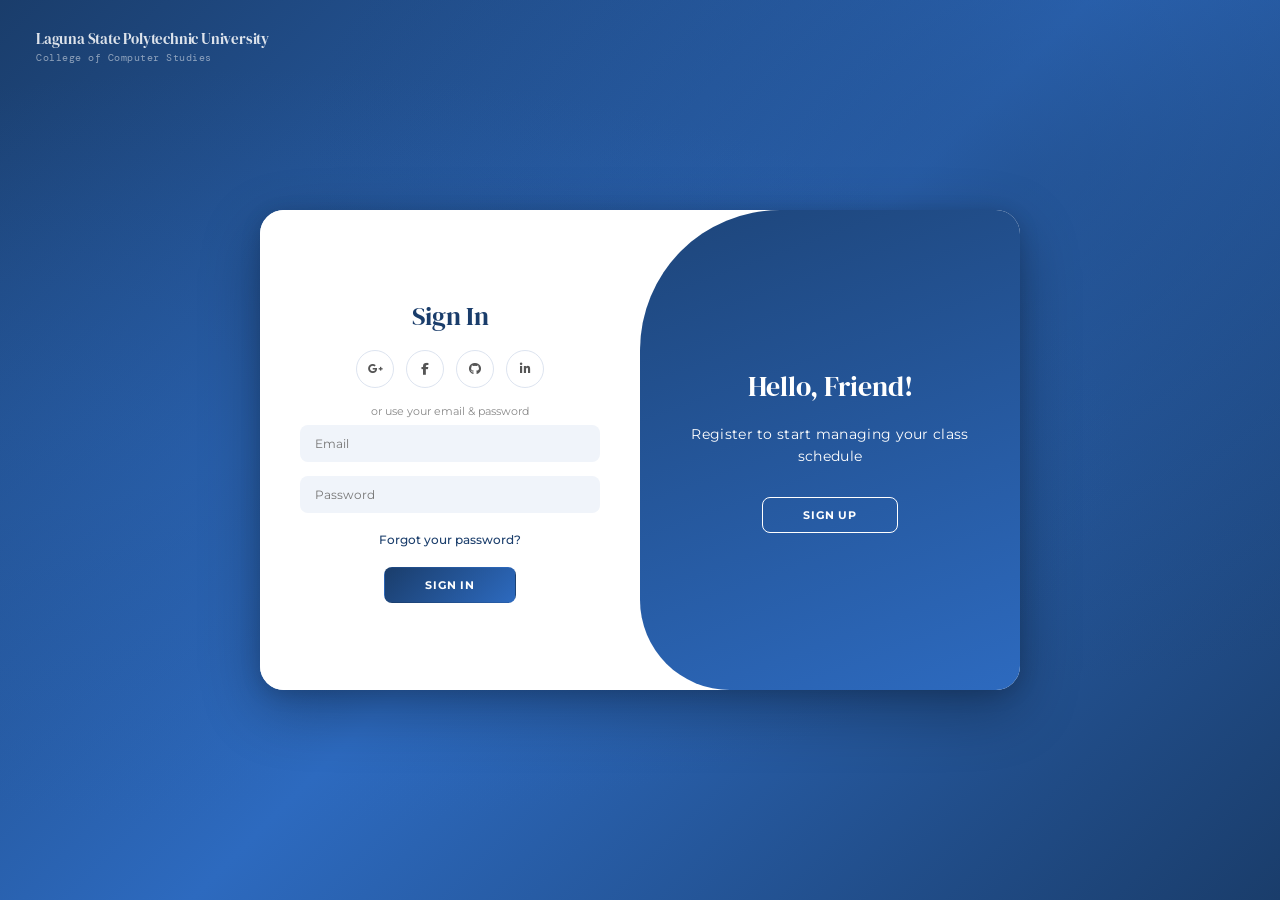
<file: lspu/index.html>
<!DOCTYPE html>
<html lang="en">
<head>
<meta charset="UTF-8"/>
<meta name="viewport" content="width=device-width,initial-scale=1.0"/>
<title>LSPU — Sign In</title>
<link href="https://fonts.googleapis.com/css2?family=Montserrat:wght@300;400;500;600;700&family=DM+Serif+Display:ital@0;1&family=DM+Mono:wght@400;500&family=Figtree:wght@300;400;500;600&display=swap" rel="stylesheet"/>
<link rel="stylesheet" href="https://cdnjs.cloudflare.com/ajax/libs/font-awesome/6.4.2/css/all.min.css"/>
<link rel="stylesheet" href="style.css"/>
</head>
<body class="login-body">

<div id="login-page">
  <div class="login-brand">
    Laguna State Polytechnic University
    <span>College of Computer Studies</span>
  </div>

  <!-- ── STEP 1: Sign In / Sign Up ── -->
  <div class="login-container" id="loginContainer">

    <!-- Sign Up Form -->
    <div class="login-form-container login-sign-up">
      <form onsubmit="return false;">
        <h1>Create Account</h1>
        <div class="login-social-icons">
          <a href="#" title="Google (coming soon)"><i class="fa-brands fa-google-plus-g"></i></a>
          <a href="#" title="Facebook (coming soon)"><i class="fa-brands fa-facebook-f"></i></a>
          <a href="#" title="GitHub (coming soon)"><i class="fa-brands fa-github"></i></a>
          <a href="#" title="LinkedIn (coming soon)"><i class="fa-brands fa-linkedin-in"></i></a>
        </div>
        <span>or use your email for registration</span>
        <input type="text"     id="reg-name"     placeholder="Full Name"/>
        <input type="email"    id="reg-email"    placeholder="Email"/>
        <input type="password" id="reg-password" placeholder="Password (min. 6 chars)"/>
        <div class="login-error" id="reg-error"></div>
        <button onclick="doRegister()">Sign Up</button>
      </form>
    </div>

    <!-- Sign In Form -->
    <div class="login-form-container login-sign-in">
      <form onsubmit="return false;">
        <h1>Sign In</h1>
        <div class="login-social-icons">
          <a href="#" title="Google (coming soon)"><i class="fa-brands fa-google-plus-g"></i></a>
          <a href="#" title="Facebook (coming soon)"><i class="fa-brands fa-facebook-f"></i></a>
          <a href="#" title="GitHub (coming soon)"><i class="fa-brands fa-github"></i></a>
          <a href="#" title="LinkedIn (coming soon)"><i class="fa-brands fa-linkedin-in"></i></a>
        </div>
        <span>or use your email &amp; password</span>
        <input type="email"    id="login-email"    placeholder="Email"/>
        <input type="password" id="login-password" placeholder="Password"/>
        <a href="#">Forgot your password?</a>
        <div class="login-error" id="login-error"></div>
        <button onclick="doLogin()">Sign In</button>
      </form>
    </div>

    <!-- Toggle Panel -->
    <div class="login-toggle-container">
      <div class="login-toggle">
        <div class="login-toggle-panel login-toggle-left">
          <h1>Welcome Back!</h1>
          <p style="color:rgb(255, 255, 255);">Enter your credentials to access your schedule</p>
          <button class="hidden" id="loginBtn">Sign In</button>
        </div>
        <div class="login-toggle-panel login-toggle-right">
          <h1>Hello, Friend!</h1>
          <p style="color:rgb(255, 255, 255);">Register to start managing your class schedule</p>
          <button class="hidden" id="registerBtn">Sign Up</button>
        </div>
      </div>
    </div>
  </div>

  <!-- ── STEP 2: Choose Section ── -->
  <div class="section-picker-overlay" id="sectionPickerOverlay">
    <div class="section-picker-card">
      <div class="sp-card-header">
        <div class="sp-card-icon">🎓</div>
        <h2 class="sp-card-title">Choose Your Section</h2>
        <p class="sp-card-sub" id="sp-greeting">Welcome! Select the section you are currently enrolled in.</p>
      </div>

      <div class="sp-year-tabs" id="spYearTabs">
        <button class="sp-year-btn active" onclick="setYear(2)" id="yr-2">2nd Year</button>
      </div>

      <div class="sp-section-grid" id="spSectionGrid">
        <!-- filled by JS -->
      </div>

      <div class="sp-card-footer">
        <p class="sp-note">You can change your section later from the app settings.</p>
      </div>
    </div>
  </div>

</div><!-- end #login-page -->

<script src="script.js"></script>
<script>
  // Init toggle buttons
  const loginContainer = document.getElementById('loginContainer');
  document.getElementById('registerBtn').addEventListener('click', () => loginContainer.classList.add('active'));
  document.getElementById('loginBtn').addEventListener('click',    () => loginContainer.classList.remove('active'));

  // Only redirect if full session (user + section). Clear incomplete sessions so login always shows.
  (function() {
    const s = getSession();
    if (s && s.section) {
      window.location.href = 'schedule.html';
    } else if (s && !s.section) {
      saveSession(null);
    }
  })();
</script>
</body>
</html>
</file>
<file: lspu/style.css>
/* ═══════════════════════════════════════════
   style.css — LSPU Schedule Manager
   Covers: login page, section picker, app
═══════════════════════════════════════════ */

/* ── Reset & Base ── */
*, *::before, *::after { box-sizing: border-box; margin: 0; padding: 0; }

:root {
  --bg:          #f3f1ec;
  --surface:     #fff;
  --surface2:    #ede9e0;
  --surface3:    #f8f7f3;
  --border:      #ddd8cc;
  --border2:     #c8c2b4;
  --text:        #1a1714;
  --text2:       #635e57;
  --text3:       #9b958c;
  --accent:      #1a3d6b;
  --accent-light:#e8eef6;
  --accent-mid:  #2d6abf;
  --green:       #1e5c38;
  --green-light: #e6f2eb;
  --green-mid:   #2e8b57;
  --danger:      #b52b27;
  --danger-light:#fdf0ef;
  --danger-mid:  #d94040;
  --warn:        #92600a;
  --warn-light:  #fef5e4;
  --gold:        #c9973a;
  --gold-light:  #fdf3e3;
  --purple:      #5b3fa0;
  --purple-light:#f0ecfa;
  --radius:      8px;
  --radius-lg:   14px;
  --shadow:      0 1px 4px rgba(0,0,0,.07), 0 4px 14px rgba(0,0,0,.05);
  --shadow-md:   0 2px 10px rgba(0,0,0,.09), 0 8px 28px rgba(0,0,0,.07);
}

body {
  font-family: 'Figtree', sans-serif;
  color: var(--text);
  font-size: 14px;
}

/* ═══════════════════════════════════════════
   LOGIN PAGE
═══════════════════════════════════════════ */
body.login-body {
  background: linear-gradient(135deg, #1a3d6b 0%, #2d6abf 50%, #1a3d6b 100%);
  min-height: 100vh;
  font-family: 'Montserrat', sans-serif;
}

#login-page {
  display: flex;
  align-items: center;
  justify-content: center;
  min-height: 100vh;
  position: relative;
  overflow: hidden;
}

#login-page::before {
  content: '';
  position: absolute;
  inset: 0;
  background:
    radial-gradient(ellipse at 20% 50%, rgba(45,106,191,.3) 0%, transparent 60%),
    radial-gradient(ellipse at 80% 20%, rgba(26,61,107,.4) 0%, transparent 50%);
  pointer-events: none;
}

/* Brand watermark top-left */
.login-brand {
  position: absolute;
  top: 28px;
  left: 36px;
  color: rgba(255,255,255,.85);
  font-family: 'DM Serif Display', serif;
  font-size: 15px;
  letter-spacing: -.2px;
  z-index: 10;
}
.login-brand span {
  display: block;
  font-family: 'DM Mono', monospace;
  font-size: 10px;
  opacity: .6;
  font-style: normal;
  margin-top: 2px;
  letter-spacing: .05em;
}

/* ── Login Container (card) ── */
.login-container {
  background: #fff;
  border-radius: 24px;
  box-shadow: 0 20px 60px rgba(0,0,0,.3), 0 4px 20px rgba(0,0,0,.15);
  position: relative;
  overflow: hidden;
  width: 760px;
  max-width: 95vw;
  min-height: 480px;
  z-index: 1;
}

.login-container p {
  font-size: 13px;
  line-height: 20px;
  letter-spacing: .3px;
  margin: 18px 0;
  color: #555;
}
.login-container span  { font-size: 11px; color: #888; }
.login-container a     { color: #1a3d6b; font-size: 12px; text-decoration: none; margin: 12px 0 8px; font-weight: 500; }
.login-container a:hover { text-decoration: underline; }

.login-container button {
  background: linear-gradient(135deg, #1a3d6b, #2d6abf);
  color: #fff;
  font-size: 11px;
  padding: 10px 40px;
  border: 1px solid transparent;
  border-radius: 8px;
  font-weight: 700;
  letter-spacing: .8px;
  text-transform: uppercase;
  margin-top: 12px;
  cursor: pointer;
  font-family: 'Montserrat', sans-serif;
  transition: all .2s;
}
.login-container button:hover {
  transform: translateY(-1px);
  box-shadow: 0 6px 20px rgba(26,61,107,.35);
}
.login-container button.hidden {
  background: transparent;
  border-color: #fff;
  box-shadow: none;
  transform: none;
}

.login-container form {
  background: #fff;
  display: flex;
  align-items: center;
  justify-content: center;
  flex-direction: column;
  padding: 0 40px;
  height: 100%;
}
.login-container form h1 {
  font-family: 'DM Serif Display', serif;
  font-size: 26px;
  color: #1a3d6b;
  font-weight: 400;
  letter-spacing: -.3px;
}

.login-container input {
  background: #f0f4fa;
  border: 1.5px solid transparent;
  margin: 7px 0;
  padding: 10px 14px;
  font-size: 12px;
  border-radius: 8px;
  width: 100%;
  outline: none;
  font-family: 'Montserrat', sans-serif;
  transition: border .2s, background .2s;
  color: #1a1714;
}
.login-container input:focus {
  border-color: #2d6abf;
  background: #e8eef6;
}

/* ── Form sliding panels ── */
.login-form-container {
  position: absolute;
  top: 0;
  height: 100%;
  transition: all .6s ease-in-out;
}
.login-sign-in {
  left: 0; width: 50%; z-index: 2;
}
.login-container.active .login-sign-in {
  transform: translateX(100%);
}
.login-sign-up {
  left: 0; width: 50%; opacity: 0; z-index: 1;
}
.login-container.active .login-sign-up {
  transform: translateX(100%);
  opacity: 1;
  z-index: 5;
  animation: loginMove .6s;
}
@keyframes loginMove {
  0%,  49.99% { opacity: 0; z-index: 1; }
  50%, 100%   { opacity: 1; z-index: 5; }
}

/* ── Social icons ── */
.login-social-icons { margin: 16px 0; }
.login-social-icons a {
  border: 1.5px solid #dde4f0;
  border-radius: 50%;
  display: inline-flex;
  justify-content: center;
  align-items: center;
  margin: 0 4px;
  width: 38px;
  height: 38px;
  color: #555;
  transition: all .2s;
}
.login-social-icons a:hover {
  border-color: #2d6abf;
  color: #2d6abf;
  background: #e8eef6;
}

/* ── Toggle sliding panel ── */
.login-toggle-container {
  position: absolute;
  top: 0; left: 50%;
  width: 50%; height: 100%;
  overflow: hidden;
  transition: all .6s ease-in-out;
  border-radius: 140px 0 0 90px;
  z-index: 1000;
}
.login-container.active .login-toggle-container {
  transform: translateX(-100%);
  border-radius: 0 140px 90px 0;
}
.login-toggle {
  height: 100%;
  background: linear-gradient(160deg, #1a3d6b 0%, #2d6abf 100%);
  color: #fff;
  position: relative;
  left: -100%;
  width: 200%;
  transform: translateX(0);
  transition: all .6s ease-in-out;
}
.login-container.active .login-toggle {
  transform: translateX(50%);
}
.login-toggle-panel {
  position: absolute;
  width: 50%; height: 100%;
  display: flex;
  align-items: center;
  justify-content: center;
  flex-direction: column;
  padding: 0 30px;
  text-align: center;
  top: 0;
  color: #fff;
  transition: all .6s ease-in-out;
}
.login-toggle-panel h1 {
  font-family: 'DM Serif Display', serif;
  font-size: 28px;
  font-weight: 400;
}
.login-toggle-panel p {
  font-size: 14px;
  line-height: 1.6;
}
.login-toggle-left  { transform: translateX(-200%); }
.login-container.active .login-toggle-left { transform: translateX(0); }
.login-toggle-right { right: 0; transform: translateX(0); }
.login-container.active .login-toggle-right { transform: translateX(200%); }

/* ── Error box ── */
.login-error {
  font-size: 11px;
  color: #b52b27;
  background: #fdf0ef;
  border: 1px solid #d94040;
  border-radius: 6px;
  padding: 6px 12px;
  margin-top: 6px;
  display: none;
  width: 100%;
  text-align: center;
}

/* ═══════════════════════════════════════════
   SECTION PICKER OVERLAY
═══════════════════════════════════════════ */
.section-picker-overlay {
  display: none;
  position: fixed;
  inset: 0;
  background: linear-gradient(135deg, #1a3d6b 0%, #2d6abf 50%, #1a3d6b 100%);
  z-index: 2000;
  align-items: center;
  justify-content: center;
  animation: fadeInOverlay .4s ease;
}
.section-picker-overlay.open {
  display: flex;
}
@keyframes fadeInOverlay {
  from { opacity: 0; }
  to   { opacity: 1; }
}

.section-picker-card {
  background: #fff;
  border-radius: 24px;
  box-shadow: 0 20px 60px rgba(0,0,0,.35);
  padding: 40px 44px 32px;
  width: 560px;
  max-width: 95vw;
  animation: slideUpCard .4s ease;
}
@keyframes slideUpCard {
  from { transform: translateY(24px); opacity: 0; }
  to   { transform: translateY(0);    opacity: 1; }
}

.sp-card-header {
  text-align: center;
  margin-bottom: 28px;
}
.sp-card-icon {
  font-size: 36px;
  margin-bottom: 10px;
}
.sp-card-title {
  font-family: 'DM Serif Display', serif;
  font-size: 26px;
  color: #1a3d6b;
  font-weight: 400;
  letter-spacing: -.3px;
}
.sp-card-sub {
  font-size: 13px;
  color: #777;
  margin-top: 6px;
  font-family: 'Montserrat', sans-serif;
}

/* Year tabs (future-proofing for multi-year) */
.sp-year-tabs {
  display: flex;
  gap: 8px;
  justify-content: center;
  margin-bottom: 20px;
}
.sp-year-btn {
  padding: 6px 20px;
  border-radius: 99px;
  border: 2px solid #dde4f0;
  background: #fff;
  font-size: 12px;
  font-weight: 600;
  color: #555;
  cursor: pointer;
  font-family: 'Montserrat', sans-serif;
  transition: all .15s;
}
.sp-year-btn.active {
  border-color: #1a3d6b;
  background: #1a3d6b;
  color: #fff;
}

/* Section grid */
.sp-section-grid {
  display: grid;
  grid-template-columns: repeat(4, 1fr);
  gap: 12px;
  margin-bottom: 24px;
}
.sp-sec-card {
  border: 2px solid #dde4f0;
  border-radius: 14px;
  padding: 18px 10px 14px;
  text-align: center;
  cursor: pointer;
  transition: all .2s;
  background: #f8fafd;
}
.sp-sec-card:hover {
  border-color: #2d6abf;
  background: #e8eef6;
  transform: translateY(-2px);
  box-shadow: 0 4px 16px rgba(26,61,107,.15);
}
.sp-sec-card.selected {
  border-color: #1a3d6b;
  background: #1a3d6b;
  color: #fff;
  transform: translateY(-2px);
  box-shadow: 0 6px 20px rgba(26,61,107,.3);
}
.sp-sec-label {
  font-family: 'DM Serif Display', serif;
  font-size: 22px;
  font-weight: 400;
  color: #1a3d6b;
  line-height: 1;
}
.sp-sec-card.selected .sp-sec-label { color: #fff; }
.sp-sec-sublabel {
  font-size: 10px;
  color: #999;
  font-family: 'DM Mono', monospace;
  margin-top: 5px;
  letter-spacing: .04em;
}
.sp-sec-card.selected .sp-sec-sublabel { color: rgba(255,255,255,.7); }

/* Confirm button */
.sp-confirm-btn {
  width: 100%;
  padding: 13px;
  background: linear-gradient(135deg, #1a3d6b, #2d6abf);
  color: #fff;
  border: none;
  border-radius: 10px;
  font-size: 13px;
  font-weight: 700;
  font-family: 'Montserrat', sans-serif;
  letter-spacing: .6px;
  text-transform: uppercase;
  cursor: pointer;
  transition: all .2s;
  margin-bottom: 12px;
  display: none;
}
.sp-confirm-btn:hover {
  transform: translateY(-1px);
  box-shadow: 0 6px 20px rgba(26,61,107,.35);
}
.sp-confirm-btn.visible { display: block; }

.sp-card-footer {
  text-align: center;
}
.sp-note {
  font-size: 11px;
  color: #aaa;
  font-family: 'DM Mono', monospace;
}

/* ═══════════════════════════════════════════
   SCHEDULE APP
═══════════════════════════════════════════ */
body.app-body {
  background: var(--bg);
  min-height: 100vh;
}

/* Topbar */
.topbar {
  background: var(--accent);
  color: #fff;
  padding: 0 1.5rem;
  height: 60px;
  display: flex;
  align-items: center;
  justify-content: space-between;
  position: sticky;
  top: 0;
  z-index: 1000;
}
.topbar-left   { display: flex; flex-direction: column; gap: 1px; }
.topbar-school { font-family: 'DM Serif Display', serif; font-size: 15px; letter-spacing: -.2px; }
.topbar-college{ font-size: 11px; opacity: .75; font-family: 'DM Mono', monospace; }
.topbar-right  { display: flex; align-items: center; gap: 12px; }
.topbar-section{ font-size: 13px; font-weight: 600; background: rgba(255,255,255,.15); padding: 4px 12px; border-radius: 99px; }
.topbar-sem    { font-size: 10px; opacity: .65; margin-top: 3px; font-family: 'DM Mono', monospace; }
.topbar-user   { font-size: 12px; color: rgba(255,255,255,.8); font-family: 'DM Mono', monospace; }
.topbar-logout {
  background: rgba(255,255,255,.15);
  border: none; color: #fff;
  font-size: 11px; font-weight: 600;
  padding: 5px 12px; border-radius: 6px;
  cursor: pointer; font-family: 'Figtree', sans-serif;
  transition: background .15s; letter-spacing: .03em;
}
.topbar-logout:hover { background: rgba(255,255,255,.28); }

/* Nav tabs */
.nav-tabs {
  background: var(--surface);
  border-bottom: 1px solid var(--border);
  display: flex;
  padding: 0 1.75rem;
  position: sticky;
  top: 60px;
  z-index: 190;
}
.nav-tab {
  padding: 12px 18px;
  font-size: 13px; font-weight: 600;
  color: var(--text3);
  cursor: pointer;
  border-bottom: 2px solid transparent;
  transition: all .15s;
  white-space: nowrap;
}
.nav-tab:hover  { color: var(--text2); }
.nav-tab.active { color: var(--accent); border-bottom-color: var(--accent); }

/* Layout */
.layout {
  display: grid;
  grid-template-columns: 260px 1fr;
  min-height: calc(100vh - 100px);
}

/* Sidebar */
.sidebar {
  background: var(--surface);
  border-right: 1px solid var(--border);
  padding: 1.25rem 1rem;
  display: flex;
  flex-direction: column;
  gap: 1.25rem;
  position: sticky;
  top: 100px;
  height: calc(100vh - 100px);
  overflow-y: auto;
}
.sb-label {
  font-size: 10px; font-weight: 700;
  letter-spacing: .1em; text-transform: uppercase;
  color: var(--text3); margin-bottom: 8px;
}
.subj-card {
  padding: 10px 12px;
  border: 1.5px solid var(--border);
  border-radius: var(--radius);
  background: var(--surface3);
  margin-bottom: 6px;
}
.subj-code  { font-family: 'DM Mono', monospace; font-size: 12px; font-weight: 600; color: var(--accent); }
.subj-title { font-size: 11px; color: var(--text2); margin-top: 2px; }
.subj-units { font-size: 10px; color: var(--text3); font-family: 'DM Mono', monospace; margin-top: 2px; }

/* Legend */
.legend    { display: flex; flex-direction: column; gap: 7px; }
.leg-item  { display: flex; align-items: center; gap: 8px; font-size: 11px; color: var(--text2); }
.leg-dot   { width: 14px; height: 14px; border-radius: 3px; flex-shrink: 0; }
.ld-fixed  { background: #dce8f7;  border: 1.5px solid #4a7fbf; }
.ld-added  { background: #d4eddf;  border: 1.5px solid #3a9e62; }
.ld-conflict{ background: #fcd8d7; border: 1.5px solid #d94040; }
.ld-hover  { background: #f0ecfa;  border: 1.5px dashed #7c5cc4; }

/* Sidebar buttons */
.sb-btn { width: 100%; padding: 9px 12px; border-radius: var(--radius); font-family: 'Figtree', sans-serif; font-size: 12px; font-weight: 600; cursor: pointer; transition: all .15s; border: none; }
.sb-btn-danger { background: transparent; color: var(--danger); border: 1px solid var(--danger-mid); }
.sb-btn-danger:hover { background: var(--danger-light); }

/* Main area */
.main { padding: 1.5rem 1.75rem 4rem; display: flex; flex-direction: column; gap: 1.25rem; }

.prog-header {
  background: var(--surface); border: 1px solid var(--border);
  border-radius: var(--radius-lg); padding: 1rem 1.25rem;
  display: flex; align-items: center; justify-content: space-between;
}
.prog-name { font-family: 'DM Serif Display', serif; font-size: 20px; letter-spacing: -.3px; color: var(--text); }
.prog-meta { font-size: 11px; color: var(--text3); font-family: 'DM Mono', monospace; margin-top: 3px; }
.prog-stats { display: flex; gap: 1rem; }
.stat-box   { text-align: right; }
.stat-num   { font-size: 20px; font-weight: 600; line-height: 1; color: var(--text); }
.stat-lbl   { font-size: 9px; color: var(--text3); text-transform: uppercase; letter-spacing: .08em; margin-top: 2px; }

/* Schedule grid */
.grid-wrap {
  background: var(--surface); border: 1px solid var(--border);
  border-radius: var(--radius-lg); overflow: hidden; box-shadow: var(--shadow);
}
.grid-title {
  padding: 12px 16px; border-bottom: 1px solid var(--border);
  background: var(--surface2); display: flex; align-items: center; justify-content: space-between;
}
.grid-title-text { font-size: 12px; font-weight: 600; color: var(--text2); letter-spacing: .04em; text-transform: uppercase; }
.grid-hint       { font-size: 11px; color: var(--text3); font-family: 'DM Mono', monospace; }
.grid-scroll     { overflow-x: auto; }

table.sched { width: 100%; border-collapse: collapse; table-layout: fixed; min-width: 780px; }
.sched thead th {
  background: var(--surface2); border-bottom: 1px solid var(--border);
  padding: 9px 4px; text-align: center;
  font-size: 10px; font-weight: 700; letter-spacing: .07em; text-transform: uppercase; color: var(--text2);
}
.sched thead th:first-child { width: 76px; text-align: right; padding-right: 10px; border-right: 1px solid var(--border); }
.sched tbody td {
  border-bottom: 1px solid var(--border); border-right: 1px solid var(--border);
  height: 36px; vertical-align: top; padding: 0; position: relative;
}
.sched tbody td.time-col {
  background: var(--surface2); font-family: 'DM Mono', monospace;
  font-size: 10px; color: var(--text3);
  text-align: right; padding: 5px 8px 0 0; border-right: 1px solid var(--border);
}
.sched tbody tr:last-child td { border-bottom: none; }
.sched tbody td:last-child    { border-right:  none; }

/* Class blocks */
.blk { position: absolute; left: 2px; right: 2px; top: 2px; border-radius: 5px; overflow: hidden; z-index: 2; transition: filter .12s, transform .1s; }
.blk:hover { filter: brightness(.94); transform: scale(1.01); z-index: 10; }
.blk-inner  { padding: 3px 6px; height: 100%; }
.blk-code   { font-size: 9px; font-weight: 700; font-family: 'DM Mono', monospace; line-height: 1.3; }
.blk-instr  { font-size: 8px; opacity: .8; }
.blk-room   { font-size: 8px; opacity: .65; }

.blk-fixed    { background: #dce8f7; border: 1.5px solid #4a7fbf; color: #1a3d6b; cursor: pointer; }
.blk-fixed .blk-instr, .blk-fixed .blk-room { opacity: .75; }
.blk-added    { background: #d4eddf; border: 1.5px solid #3a9e62; color: #1a5c32; cursor: pointer; }
.blk-added .blk-instr, .blk-added .blk-room { opacity: .75; }
.blk-conflict { background: #fcd8d7 !important; border-color: #d94040 !important; color: #8c1f1c !important; cursor: pointer; }
.blk-conflict .blk-instr, .blk-conflict .blk-room { opacity: .75; }

/* Free cell hover */
.free-cell { position: relative; cursor: pointer; }
.free-cell-inner { position: absolute; inset: 2px; border-radius: 5px; background: transparent; transition: background .12s, border .12s; border: 1.5px dashed transparent; }
.free-cell:hover .free-cell-inner { background: #f0ecfa; border-color: #7c5cc4; }
.free-cell:hover .free-hover-label { opacity: 1; }
.free-hover-label {
  position: absolute; inset: 0;
  display: flex; align-items: center; justify-content: center;
  font-size: 9px; font-weight: 700; color: #5b3fa0;
  opacity: 0; transition: opacity .12s; z-index: 3; pointer-events: none; letter-spacing: .04em;
}

/* Tooltip */
.tt-overlay { position: fixed; inset: 0; z-index: 499; pointer-events: none; display: none; }
.tt-overlay.open { display: block; }
.tt {
  position: fixed; background: var(--surface); border: 1px solid var(--border2);
  border-radius: var(--radius-lg); box-shadow: var(--shadow-md);
  padding: 14px 16px; width: 240px; pointer-events: all; z-index: 500;
}
.tt-code { font-family: 'DM Mono', monospace; font-size: 13px; font-weight: 600; color: var(--accent); margin-bottom: 6px; }
.tt-rows { display: flex; flex-direction: column; gap: 5px; margin-bottom: 12px; }
.tt-row  { display: flex; gap: 8px; font-size: 12px; }
.tt-lbl  { color: var(--text3); min-width: 60px; }
.tt-val  { color: var(--text); }
.tt-badge       { display: inline-block; font-size: 10px; font-weight: 600; padding: 2px 7px; border-radius: 99px; font-family: 'DM Mono', monospace; }
.tt-lec         { background: var(--accent-light); color: var(--accent); }
.tt-lab         { background: var(--gold-light);   color: var(--warn); }
.tt-added-badge { background: var(--green-light);  color: var(--green); }
.tt-actions     { display: flex; gap: 6px; }
.tt-btn { flex: 1; padding: 7px; border-radius: 7px; font-size: 11px; font-weight: 600; cursor: pointer; border: none; font-family: 'Figtree', sans-serif; }
.tt-btn-remove { background: var(--danger-light); color: var(--danger); border: 1px solid var(--danger-mid); }
.tt-btn-close  { background: var(--surface2); color: var(--text2); }

/* Browse tab */
.browse-wrap { padding: 1.5rem 1.75rem 4rem; display: flex; flex-direction: column; gap: 1.25rem; }
.step-header { display: flex; align-items: center; gap: 10px; margin-bottom: 4px; }
.step-num    { width: 24px; height: 24px; border-radius: 50%; background: var(--accent); color: #fff; font-size: 11px; font-weight: 700; display: flex; align-items: center; justify-content: center; flex-shrink: 0; }
.step-title  { font-size: 14px; font-weight: 600; color: var(--text); }
.step-sub    { font-size: 11px; color: var(--text3); }

.subj-picker-grid { display: grid; grid-template-columns: repeat(auto-fill, minmax(260px,1fr)); gap: 10px; }
.sp-card {
  background: var(--surface); border: 2px solid var(--border);
  border-radius: var(--radius-lg); padding: 14px 16px;
  cursor: pointer; transition: all .15s; position: relative;
}
.sp-card:hover    { border-color: var(--accent-mid); background: var(--accent-light); }
.sp-card.selected { border-color: var(--accent-mid); background: var(--accent-light); }
.sp-card.selected::after {
  content: '✓'; position: absolute; top: 10px; right: 12px;
  width: 20px; height: 20px; background: var(--accent); color: #fff;
  border-radius: 50%; font-size: 10px; font-weight: 700;
  display: flex; align-items: center; justify-content: center;
}
.sp-code  { font-family: 'DM Mono', monospace; font-size: 12px; font-weight: 700; color: var(--accent); }
.sp-title { font-size: 12px; color: var(--text); margin-top: 3px; font-weight: 500; }
.sp-units { font-size: 11px; color: var(--text3); margin-top: 4px; font-family: 'DM Mono', monospace; }

.section-bar { display: flex; gap: 8px; flex-wrap: wrap; }
.sec-btn {
  padding: 8px 18px; border-radius: 99px; font-size: 12px; font-weight: 600;
  cursor: pointer; border: 2px solid var(--border);
  background: var(--surface); color: var(--text2); transition: all .15s;
}
.sec-btn:hover  { border-color: var(--accent-mid); color: var(--accent); }
.sec-btn.active { border-color: var(--accent); background: var(--accent); color: #fff; }

.sec-sched-card { background: var(--surface); border: 1px solid var(--border); border-radius: var(--radius-lg); overflow: hidden; box-shadow: var(--shadow); }
.sec-sched-header { padding: 12px 16px; border-bottom: 1px solid var(--border); background: var(--surface2); display: flex; align-items: center; justify-content: space-between; }
.sec-sched-title  { font-size: 13px; font-weight: 600; color: var(--text); }
.sec-sched-badge  { font-family: 'DM Mono', monospace; font-size: 11px; background: var(--accent-light); color: var(--accent); padding: 2px 10px; border-radius: 99px; font-weight: 600; }

/* Enrolled panel */
.enrolled-panel { background: var(--surface); border: 1px solid var(--border); border-radius: var(--radius-lg); overflow: hidden; box-shadow: var(--shadow); }
.ep-header { padding: 12px 16px; border-bottom: 1px solid var(--border); background: var(--surface2); display: flex; align-items: center; justify-content: space-between; }
.ep-title  { font-size: 13px; font-weight: 600; }
.ep-count  { font-family: 'DM Mono', monospace; font-size: 11px; background: var(--green-light); color: var(--green); padding: 2px 8px; border-radius: 99px; font-weight: 600; }
.ep-empty  { padding: 1.5rem; text-align: center; color: var(--text3); font-size: 13px; }
.ep-grid   { display: grid; grid-template-columns: repeat(auto-fill, minmax(220px,1fr)); }
.ep-card   { padding: 12px 16px; border-right: 1px solid var(--border); border-bottom: 1px solid var(--border); }
.ep-top    { display: flex; justify-content: space-between; align-items: flex-start; margin-bottom: 6px; }
.ep-code   { font-family: 'DM Mono', monospace; font-size: 12px; font-weight: 600; color: var(--green); }
.ep-name   { font-size: 12px; font-weight: 500; color: var(--text); margin-bottom: 3px; }
.ep-sched  { font-size: 10px; color: var(--text2); font-family: 'DM Mono', monospace; margin-bottom: 6px; }
.ep-room   { font-size: 10px; color: var(--text3); }
.ep-remove { background: none; border: none; cursor: pointer; color: var(--text3); font-size: 13px; padding: 2px 4px; border-radius: 4px; }
.ep-remove:hover { color: var(--danger); background: var(--danger-light); }
.ep-section-tag  { font-size: 9px; background: var(--purple-light); color: var(--purple); padding: 2px 7px; border-radius: 99px; font-family: 'DM Mono', monospace; font-weight: 600; display: inline-block; margin-top: 4px; }

/* Modal */
.modal-overlay { position: fixed; inset: 0; background: rgba(0,0,0,.35); z-index: 1100; display: none; align-items: center; justify-content: center; }
.modal-overlay.open { display: flex; }
.modal { background: var(--surface); border-radius: var(--radius-lg); box-shadow: var(--shadow-md); width: 400px; max-width: 95vw; max-height: 90vh; overflow: hidden; display: flex; flex-direction: column; }
.modal-header { padding: 16px 18px; border-bottom: 1px solid var(--border); display: flex; align-items: flex-start; justify-content: space-between; background: var(--surface2); }
.modal-title  { font-size: 14px; font-weight: 600; }
.modal-sub    { font-size: 11px; color: var(--text3); margin-top: 2px; font-family: 'DM Mono', monospace; }
.modal-close  { background: none; border: none; cursor: pointer; font-size: 18px; color: var(--text3); line-height: 1; padding: 0; }
.modal-body   { padding: 16px 18px; overflow-y: auto; flex: 1; }
.modal-info-row   { display: flex; gap: 8px; font-size: 12px; margin-bottom: 6px; }
.modal-info-label { color: var(--text3); min-width: 65px; }
.modal-info-val   { color: var(--text); }
.modal-conflict-box { padding: 10px 12px; background: var(--danger-light); border: 1px solid var(--danger-mid); border-radius: var(--radius); font-size: 12px; color: var(--danger); margin-top: 10px; }
.modal-ok-box       { padding: 10px 12px; background: var(--green-light);  border: 1px solid var(--green-mid);  border-radius: var(--radius); font-size: 12px; color: var(--green);  margin-top: 10px; }
.modal-footer { padding: 12px 18px; border-top: 1px solid var(--border); display: flex; gap: 8px; }
.modal-btn         { flex: 1; padding: 9px; border-radius: var(--radius); font-family: 'Figtree', sans-serif; font-size: 13px; font-weight: 600; cursor: pointer; border: none; transition: all .15s; }
.modal-btn-add     { background: var(--green-mid); color: #fff; }
.modal-btn-add:hover { background: var(--green); }
.modal-btn-cancel  { background: transparent; border: 1px solid var(--border2); color: var(--text2); }
.modal-btn-cancel:hover { background: var(--surface2); }

/* Footer */
.prepared-by { font-size: 11px; color: var(--text3); text-align: right; padding: 4px 0; font-family: 'DM Mono', monospace; }

/* Scrollbar */
::-webkit-scrollbar       { width: 5px; height: 5px; }
::-webkit-scrollbar-track { background: transparent; }
::-webkit-scrollbar-thumb { background: var(--border2); border-radius: 99px; }
/* ─────────────────────────────────────────
   ENROLLED (Browse tab) block — teal
───────────────────────────────────────── */
.blk-enrolled {
  background: #c8eeef;
  border: 1.5px solid #2a9ea4;
  color: #0a5558;
  cursor: pointer;
}
.blk-enrolled .blk-instr, .blk-enrolled .blk-room { opacity: .75; }
.tt-enrolled-badge { background: #c8eeef; color: #0a5558; }
.ld-enrolled { background: #c8eeef; border: 1.5px solid #2a9ea4; }

/* Sidebar subject card variants */
.subj-card-enrolled { border-color: #2a9ea4; background: #c8eeef; }
.subj-card-enrolled .subj-code { color: #0a5558; }
.subj-card-added    { border-color: #3a9e62; background: #d4eddf; }
.subj-card-added .subj-code { color: #1a5c32; }

/* Print button inside grid title */
.grid-print-btn {
  background: var(--accent);
  color: #fff;
  border: none;
  padding: 5px 14px;
  border-radius: 6px;
  font-size: 11px;
  font-weight: 600;
  cursor: pointer;
  font-family: 'Figtree', sans-serif;
  letter-spacing: .03em;
  transition: background .15s;
  white-space: nowrap;
}
.grid-print-btn:hover { background: var(--accent-mid); }

/* Print — show only the weekly grid */
@media print {
  body * { visibility: hidden; }
  .grid-wrap, .grid-wrap * { visibility: visible; }
  .grid-wrap {
    position: fixed !important;
    top: 0; left: 0;
    width: 100%;
    box-shadow: none !important;
    border: none !important;
  }
  .grid-print-btn { display: none !important; }
  @page { size: landscape; margin: 1cm; }
}
/* ─────────────────────────────────────────
   BACKUP SYSTEM
───────────────────────────────────────── */

/* Topbar backup button */
.topbar-backup-btn {
  padding: 6px 12px;
  background: var(--surface3);
  border: 1px solid var(--border);
  border-radius: var(--radius);
  font-family: 'Montserrat', sans-serif;
  font-size: 11px;
  font-weight: 600;
  color: var(--text2);
  cursor: pointer;
  transition: background .15s, border-color .15s, color .15s;
  white-space: nowrap;
}
.topbar-backup-btn:hover {
  background: var(--accent-light);
  border-color: var(--accent-mid);
  color: var(--accent);
}

/* Hamburger menu wrapper */
.topbar-menu-wrap { position: relative; }

.topbar-menu-btn {
  display: flex;
  flex-direction: column;
  justify-content: center;
  align-items: center;
  gap: 5px;
  width: 38px;
  height: 38px;
  background: rgba(255,255,255,.15);
  border: 1px solid rgba(255,255,255,.3);
  border-radius: 8px;
  cursor: pointer;
  transition: background .15s;
  padding: 0;
  flex-shrink: 0;
}
.topbar-menu-btn:hover { background: rgba(255,255,255,.28); }
.topbar-menu-btn span {
  display: block;
  width: 18px;
  height: 2px;
  background: #fff;
  border-radius: 2px;
  transition: transform .25s, opacity .2s;
  transform-origin: center;
}
/* Animate to X when open */
.topbar-menu-btn.menu-open span:nth-child(1) { transform: translateY(7px) rotate(45deg); }
.topbar-menu-btn.menu-open span:nth-child(2) { opacity: 0; transform: scaleX(0); }
.topbar-menu-btn.menu-open span:nth-child(3) { transform: translateY(-7px) rotate(-45deg); }

/* Dropdown */
.topbar-dropdown {
  display: none;
  position: fixed;
  top: 60px;
  right: 1.5rem;
  background: var(--surface);
  border: 1px solid var(--border);
  border-radius: var(--radius-lg);
  box-shadow: 0 8px 32px rgba(0,0,0,.18), 0 2px 8px rgba(0,0,0,.08);
  min-width: 180px;
  overflow: hidden;
  z-index: 1200;
  animation: dropdownIn .18s ease;
}
.topbar-menu-wrap.menu-open .topbar-dropdown { display: block; }

@keyframes dropdownIn {
  from { opacity: 0; transform: translateY(-8px) scale(.97); }
  to   { opacity: 1; transform: translateY(0)    scale(1);   }
}

.td-item {
  display: flex;
  align-items: center;
  gap: 10px;
  width: 100%;
  padding: 11px 16px;
  background: none;
  border: none;
  font-family: 'Montserrat', sans-serif;
  font-size: 13px;
  font-weight: 500;
  color: var(--text);
  cursor: pointer;
  text-align: left;
  transition: background .12s;
}
.td-item:hover { background: var(--surface3); }
.td-item-danger { color: #c0392b; }
.td-item-danger:hover { background: #fdf0ef; }
.td-icon { font-size: 15px; width: 20px; text-align: center; }
.td-divider { height: 1px; background: var(--border); margin: 4px 0; }

/* Edit profile — section picker tiles */
.ep-sec-tile {
  display: flex;
  flex-direction: column;
  align-items: center;
  justify-content: center;
  padding: 10px 6px;
  border: 2px solid var(--border);
  border-radius: var(--radius);
  cursor: pointer;
  transition: border-color .15s, background .15s;
  background: var(--surface3);
  user-select: none;
}
.ep-sec-tile:hover { border-color: var(--accent-mid); background: var(--accent-light); }
.ep-sec-active {
  border-color: var(--accent) !important;
  background: var(--accent-light) !important;
}
.ep-sec-label {
  font-size: 9px;
  color: var(--text3);
  font-family: 'DM Mono', monospace;
  text-transform: uppercase;
  letter-spacing: .05em;
}
.ep-sec-main {
  font-size: 18px;
  font-weight: 700;
  color: var(--accent);
  font-family: 'DM Serif Display', serif;
  margin-top: 2px;
}

/* Backup slide-in panel */
.backup-overlay {
  display: none;
  position: fixed;
  inset: 0;
  background: rgba(0,0,0,.3);
  z-index: 900;
}
.backup-overlay.open-overlay { display: block; }

.backup-panel {
  position: fixed;
  top: 0; right: -420px;
  width: 400px;
  max-width: 96vw;
  height: 100vh;
  background: var(--surface);
  border-left: 1px solid var(--border);
  box-shadow: -4px 0 24px rgba(0,0,0,.12);
  z-index: 901;
  display: flex;
  flex-direction: column;
  transition: right .28s cubic-bezier(.4,0,.2,1);
  overflow: hidden;
}
.backup-panel.open {
  right: 0;
}
.backup-panel.open ~ .backup-overlay,
.backup-overlay:has(~ .backup-panel.open) { display: block; }

.backup-panel-header {
  display: flex;
  align-items: flex-start;
  justify-content: space-between;
  padding: 20px 20px 14px;
  border-bottom: 1px solid var(--border);
}
.backup-panel-title {
  font-family: 'Montserrat', sans-serif;
  font-size: 15px;
  font-weight: 700;
  color: var(--text);
  margin-bottom: 3px;
}
.backup-panel-sub {
  font-size: 11px;
  color: var(--text3);
}
.backup-panel-close {
  background: none;
  border: none;
  font-size: 20px;
  color: var(--text3);
  cursor: pointer;
  line-height: 1;
  padding: 2px 4px;
}
.backup-panel-close:hover { color: var(--text); }

.backup-panel-actions {
  padding: 14px 20px;
  border-bottom: 1px solid var(--border);
}
.backup-manual-btn {
  width: 100%;
  padding: 10px;
  background: var(--accent);
  color: #fff;
  border: none;
  border-radius: var(--radius);
  font-family: 'Montserrat', sans-serif;
  font-size: 12px;
  font-weight: 600;
  cursor: pointer;
  transition: background .15s;
}
.backup-manual-btn:hover { background: var(--accent-mid); }

.backup-list {
  flex: 1;
  overflow-y: auto;
  padding: 12px 20px;
  display: flex;
  flex-direction: column;
  gap: 10px;
}

.backup-empty {
  text-align: center;
  color: var(--text3);
  font-size: 12px;
  padding: 32px 0;
  line-height: 1.6;
}

.backup-item {
  display: flex;
  align-items: center;
  justify-content: space-between;
  gap: 10px;
  padding: 12px 14px;
  background: var(--surface3);
  border: 1px solid var(--border);
  border-radius: var(--radius);
  transition: border-color .15s;
}
.backup-item:hover { border-color: var(--border2); }

.backup-item-left {
  display: flex;
  align-items: center;
  gap: 10px;
  min-width: 0;
}

.backup-badge {
  font-size: 9px;
  font-weight: 700;
  text-transform: uppercase;
  letter-spacing: .06em;
  padding: 3px 7px;
  border-radius: 20px;
  white-space: nowrap;
  flex-shrink: 0;
}
.backup-badge-auto   { background: var(--accent-light); color: var(--accent); }
.backup-badge-manual { background: var(--green-light);  color: var(--green);  }

.backup-ts {
  font-family: 'DM Mono', monospace;
  font-size: 11px;
  color: var(--text);
  font-weight: 500;
  margin-bottom: 2px;
}
.backup-summary {
  font-size: 11px;
  color: var(--text3);
}

.backup-item-actions {
  display: flex;
  gap: 6px;
  flex-shrink: 0;
}
.backup-restore-btn {
  padding: 5px 10px;
  background: var(--green-light);
  color: var(--green);
  border: 1px solid var(--green-mid);
  border-radius: var(--radius);
  font-size: 11px;
  font-weight: 600;
  cursor: pointer;
  white-space: nowrap;
  transition: background .12s;
}
.backup-restore-btn:hover { background: #c8e6d4; }
.backup-delete-btn {
  padding: 5px 8px;
  background: none;
  color: var(--text3);
  border: 1px solid var(--border);
  border-radius: var(--radius);
  font-size: 11px;
  cursor: pointer;
  transition: color .12s, border-color .12s;
}
.backup-delete-btn:hover { color: var(--danger); border-color: var(--danger-mid); }

/* Toast notification */
.backup-toast {
  position: fixed;
  bottom: 28px;
  left: 50%;
  transform: translateX(-50%) translateY(20px);
  background: var(--text);
  color: #fff;
  padding: 10px 20px;
  border-radius: 20px;
  font-family: 'Montserrat', sans-serif;
  font-size: 12px;
  font-weight: 600;
  opacity: 0;
  pointer-events: none;
  z-index: 999;
  transition: opacity .2s, transform .2s;
  white-space: nowrap;
}
.backup-toast.show {
  opacity: 1;
  transform: translateX(-50%) translateY(0);
}

/* ─────────────────────────────────────────
   SIDEBAR SEARCH
───────────────────────────────────────── */
.sb-search-wrap {
  padding: 14px 14px 10px;
  border-bottom: 1px solid var(--border);
}

.sb-search-box {
  display: flex;
  align-items: center;
  gap: 8px;
  background: var(--surface3);
  border: 1px solid var(--border);
  border-radius: var(--radius);
  padding: 7px 10px;
  transition: border-color .15s, box-shadow .15s;
}
.sb-search-box:focus-within {
  border-color: var(--accent-mid);
  box-shadow: 0 0 0 3px var(--accent-light);
}

.sb-search-icon {
  color: var(--text3);
  font-size: 12px;
  flex-shrink: 0;
}

.sb-search-input {
  flex: 1;
  border: none;
  background: transparent;
  font-family: 'Montserrat', sans-serif;
  font-size: 12px;
  color: var(--text);
  outline: none;
  min-width: 0;
}
.sb-search-input::placeholder { color: var(--text3); }

.sb-search-clear {
  display: none;
  align-items: center;
  justify-content: center;
  background: none;
  border: none;
  color: var(--text3);
  font-size: 16px;
  line-height: 1;
  cursor: pointer;
  padding: 0 2px;
  flex-shrink: 0;
}
.sb-search-clear:hover { color: var(--text); }

.sb-search-results {
  margin-top: 8px;
  border: 1px solid var(--border);
  border-radius: var(--radius);
  background: var(--surface);
  overflow: hidden;
  max-height: 280px;
  overflow-y: auto;
}

.sb-search-empty {
  padding: 14px 12px;
  font-size: 11px;
  color: var(--text3);
  text-align: center;
}
.sb-search-empty strong { color: var(--text2); }

.sb-search-result-item {
  display: flex;
  align-items: center;
  justify-content: space-between;
  gap: 8px;
  padding: 9px 12px;
  border-bottom: 1px solid var(--border);
  transition: background .1s;
}
.sb-search-result-item:last-child { border-bottom: none; }
.sb-search-result-item:hover { background: var(--surface3); }

.sr-left { min-width: 0; }

.sr-code {
  font-family: 'DM Mono', monospace;
  font-size: 12px;
  font-weight: 500;
  color: var(--text);
  margin-bottom: 1px;
}
.sr-title {
  font-size: 11px;
  color: var(--text2);
  white-space: nowrap;
  overflow: hidden;
  text-overflow: ellipsis;
}
.sr-instr {
  font-size: 10px;
  color: var(--text3);
  margin-top: 1px;
}

.sr-badge {
  font-size: 9px;
  font-weight: 700;
  text-transform: uppercase;
  letter-spacing: .05em;
  padding: 3px 7px;
  border-radius: 20px;
  white-space: nowrap;
  flex-shrink: 0;
}
.sr-badge-fixed    { background: var(--accent-light); color: var(--accent); }
.sr-badge-enrolled { background: var(--green-light);  color: var(--green); }
.sr-badge-added    { background: var(--warn-light);   color: var(--warn); }
.sr-badge-browse   { background: var(--surface2);     color: var(--text3); }

mark.sr-highlight {
  background: #fff0a0;
  color: inherit;
  border-radius: 2px;
  padding: 0 1px;
}

/* ─────────────────────────────────────────
   SEARCH — AVAILABLE SUBJECT DETAIL TILE
───────────────────────────────────────── */

.sr-browse-item {
  cursor: pointer;
  user-select: none;
}
.sr-browse-item:hover { background: var(--accent-light); }
.sr-browse-item.sr-expanded {
  background: var(--accent-light);
  border-bottom: none;
}

.sr-right {
  display: flex;
  flex-direction: column;
  align-items: flex-end;
  gap: 4px;
  flex-shrink: 0;
}
.sr-expand-arrow {
  font-size: 9px;
  color: var(--text3);
}

/* Detail tile that expands below the row */
.sr-detail-tile {
  background: var(--surface);
  border-bottom: 1px solid var(--border);
  border-top: 1px solid var(--accent-light);
  padding: 0;
}

.sr-detail-header {
  display: flex;
  align-items: baseline;
  gap: 8px;
  padding: 10px 12px 8px;
  border-bottom: 1px solid var(--border);
  background: var(--surface3);
  flex-wrap: wrap;
}
.sr-detail-code {
  font-family: 'DM Mono', monospace;
  font-size: 12px;
  font-weight: 600;
  color: var(--accent);
}
.sr-detail-title {
  font-size: 12px;
  font-weight: 500;
  color: var(--text);
  flex: 1;
  min-width: 0;
}
.sr-detail-units {
  font-size: 10px;
  color: var(--text3);
  white-space: nowrap;
}

.sr-detail-empty {
  padding: 14px 12px;
  font-size: 11px;
  color: var(--text3);
  text-align: center;
}

/* Section rows inside the tile */
.sr-sec-list {
  display: flex;
  flex-direction: column;
}

.sr-sec-row {
  display: flex;
  align-items: center;
  justify-content: space-between;
  gap: 10px;
  padding: 10px 12px;
  border-bottom: 1px solid var(--border);
  transition: background .1s;
}
.sr-sec-row:last-child { border-bottom: none; }
.sr-sec-row:hover { background: var(--surface3); }
.sr-sec-row.sr-sec-conflict { background: var(--danger-light); }
.sr-sec-row.sr-sec-conflict:hover { background: #fde4e4; }

.sr-sec-info { flex: 1; min-width: 0; }

.sr-sec-label {
  font-family: 'DM Mono', monospace;
  font-size: 11px;
  font-weight: 600;
  color: var(--text);
  margin-bottom: 2px;
}
.sr-sec-instr {
  font-size: 10px;
  color: var(--text3);
  margin-bottom: 3px;
}
.sr-sec-sched {
  font-size: 10px;
  color: var(--text2);
  line-height: 1.5;
}

.sr-type-tag {
  display: inline-block;
  font-size: 9px;
  font-weight: 700;
  padding: 1px 5px;
  border-radius: 3px;
  vertical-align: middle;
}
.sr-tag-lec { background: var(--accent-light); color: var(--accent); }
.sr-tag-lab { background: var(--warn-light);   color: var(--warn);   }

/* Add to Schedule button */
.sr-add-btn {
  flex-shrink: 0;
  padding: 6px 10px;
  border-radius: var(--radius);
  font-family: 'Montserrat', sans-serif;
  font-size: 10px;
  font-weight: 700;
  cursor: pointer;
  border: 1px solid transparent;
  transition: background .12s, transform .1s;
  white-space: nowrap;
}
.sr-add-btn:active { transform: scale(.96); }

.sr-add-ok {
  background: var(--green);
  color: #fff;
  border-color: var(--green);
}
.sr-add-ok:hover { background: var(--green-mid); }

.sr-add-conflict {
  background: var(--warn-light);
  color: var(--warn);
  border-color: #e0a84a;
}
.sr-add-conflict:hover { background: #fde9c0; }

.sr-add-enrolled {
  background: var(--surface2);
  color: var(--text3);
  border-color: var(--border);
  cursor: not-allowed;
}
</file>
